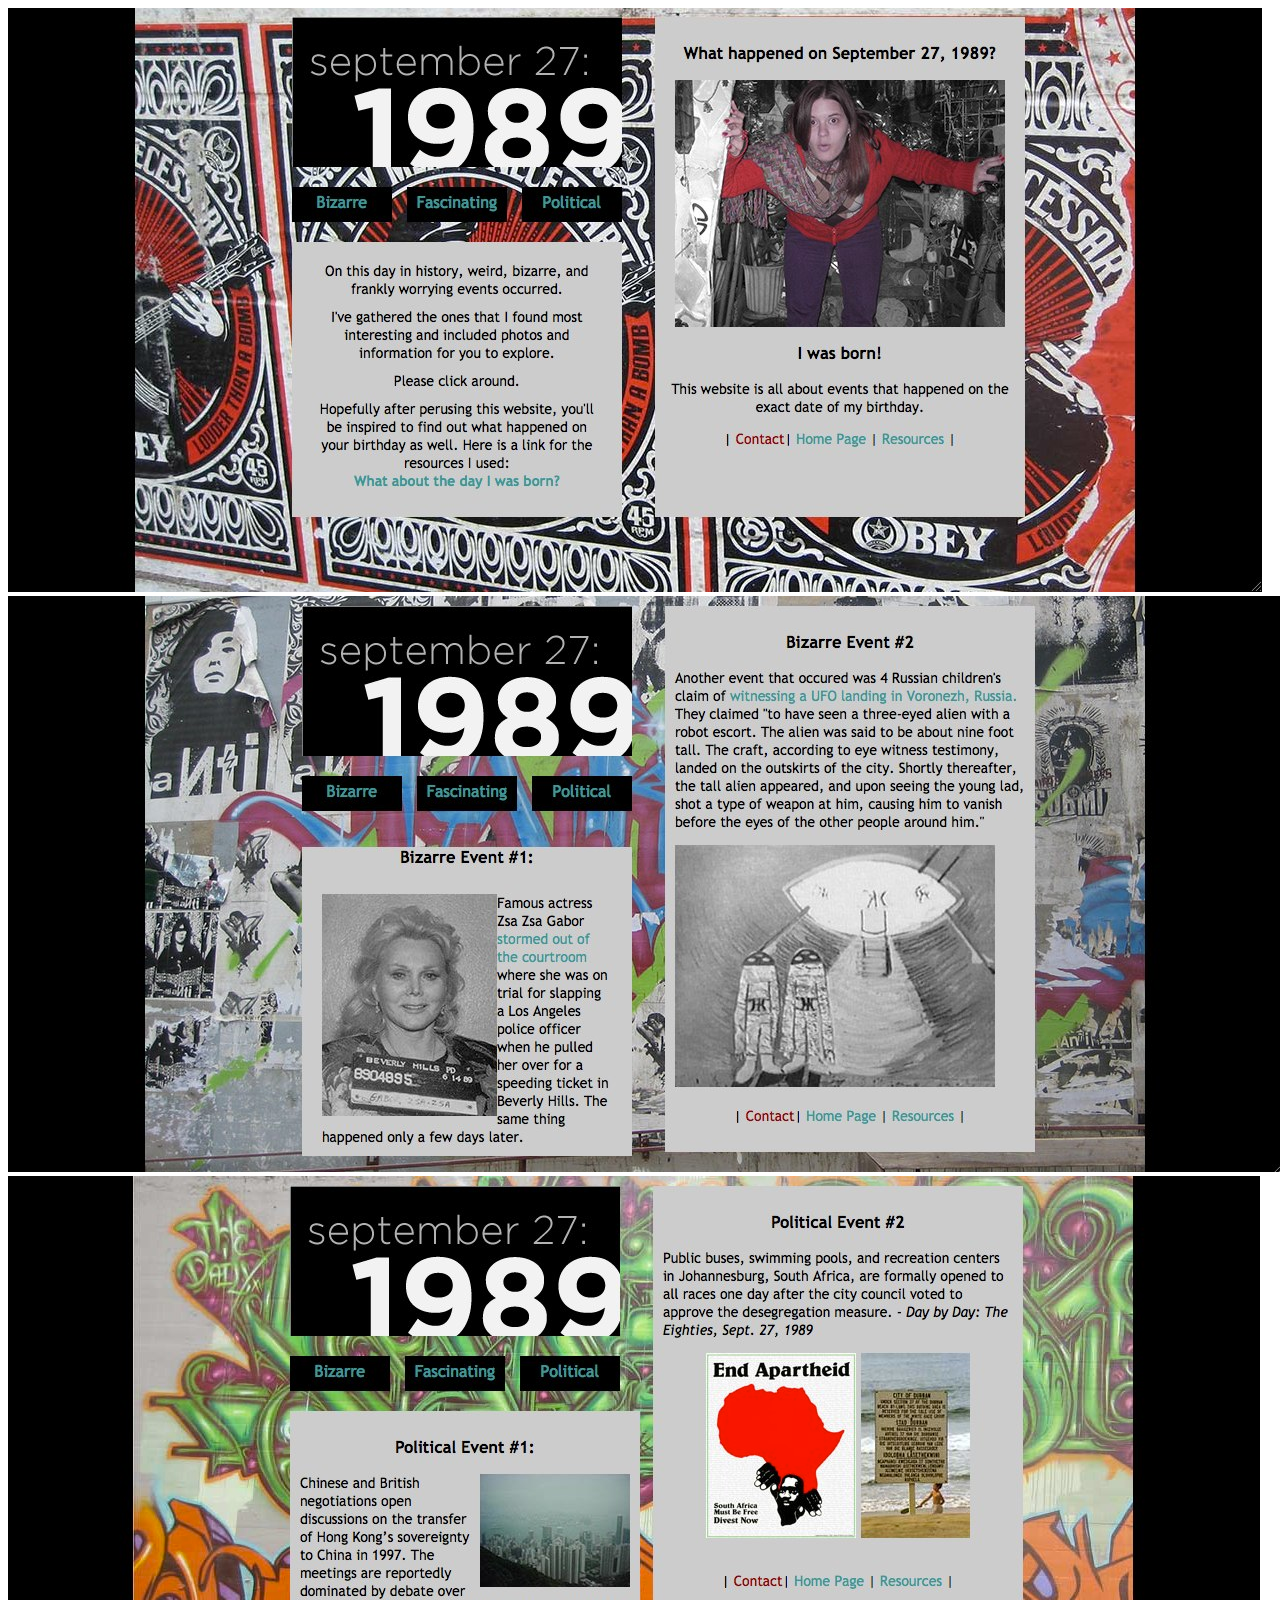
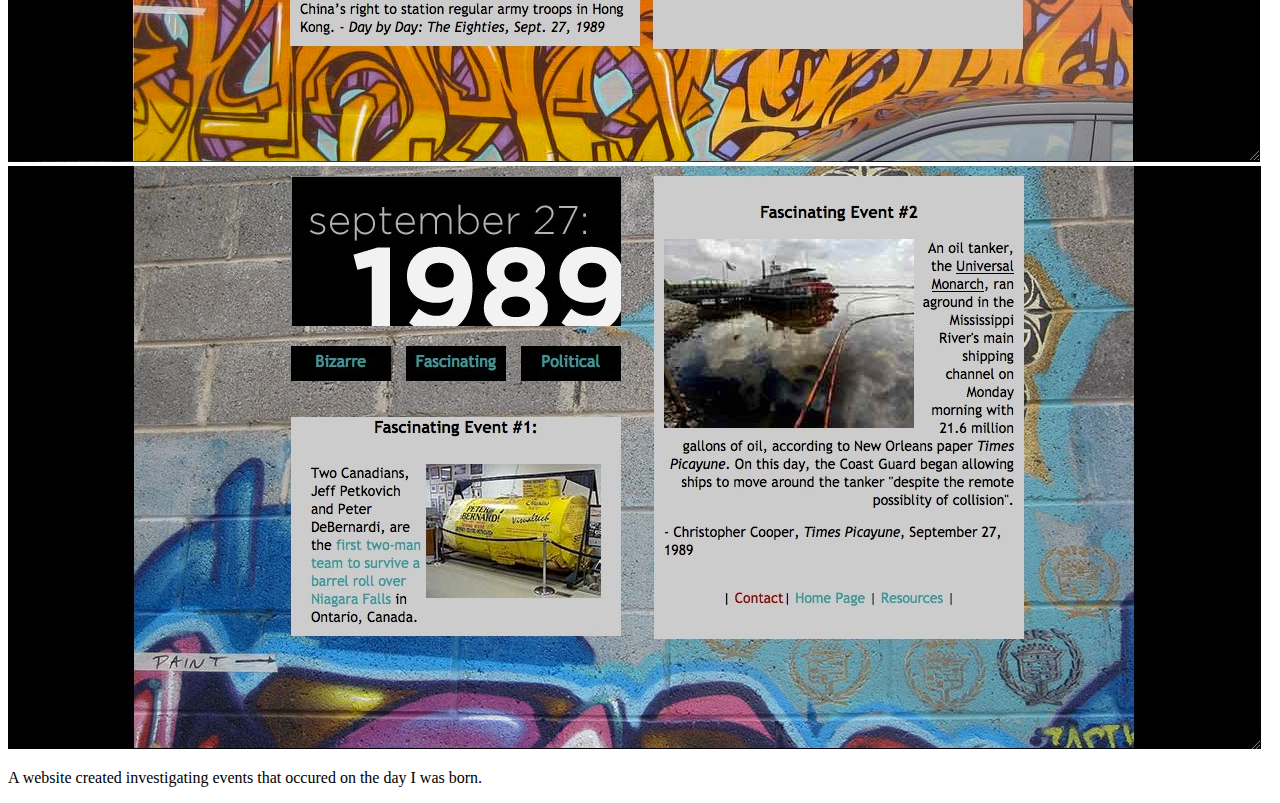
<file: dayborn.html>
<!doctype html>

<head>
</head>

<body>
  <div="container">
    <img src="photos/daybornfirst.jpg" alt="firstpage">
    <img src="photos/daybornsecond.jpg" alt="secondpage">
    <img src="photos/daybornthird.jpg" alt="thirdpage">
    <img src="photos/daybornfourth.jpg" alt="fourthpage">
    <p>
      A website created investigating events that occured on the day I was born.
    </p>
    </div>
</body>

</html>
</file>
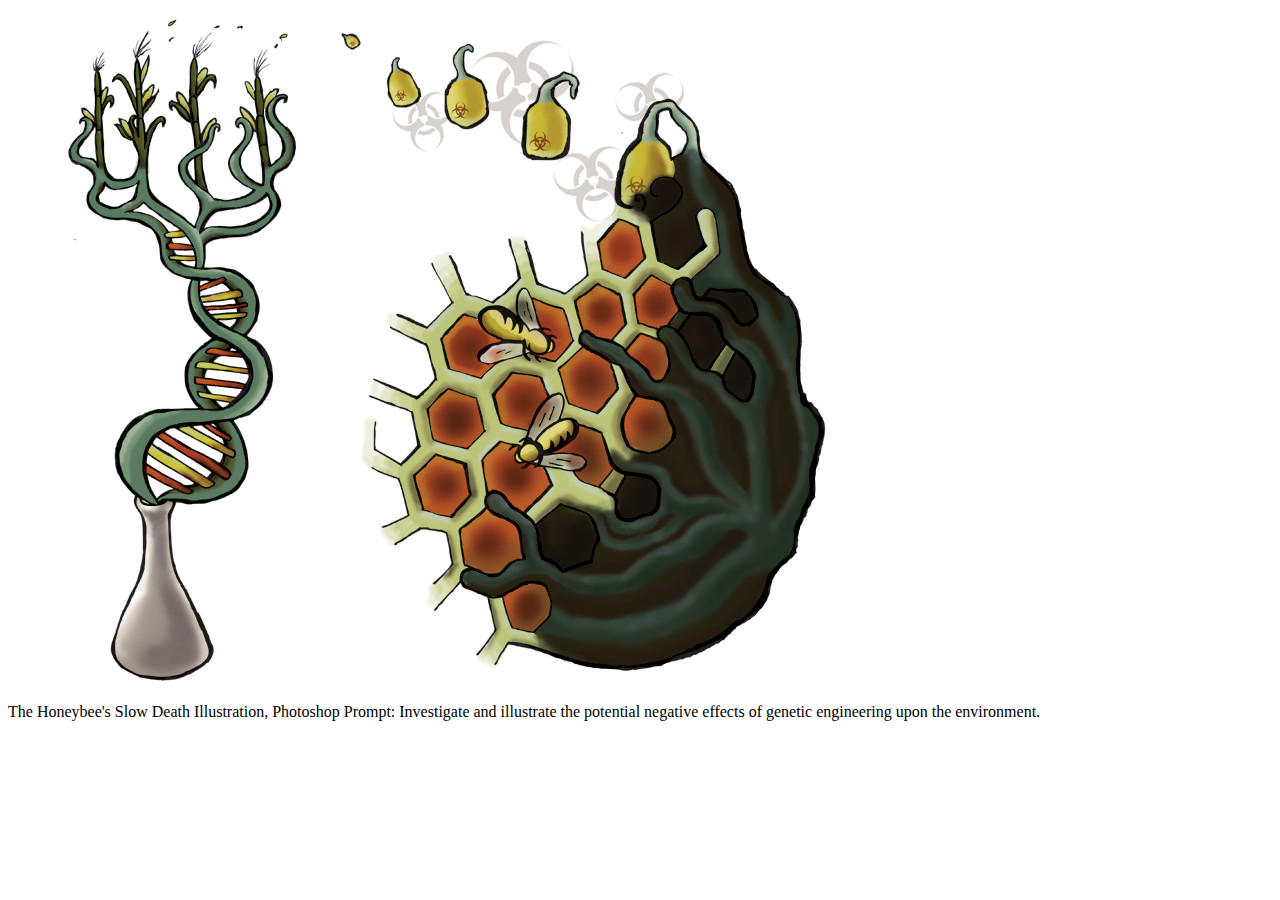
<file: genetic.html>
<!doctype html>

<head>
</head>

<body>
  <div="container">
    <img src="photos/geneticmanipulationfull.jpg" alt="geneticmanipulation">
    <p>
      The Honeybee's Slow Death Illustration, Photoshop Prompt: Investigate and illustrate the potential negative effects of genetic engineering upon the environment.
    </p>
    </div>
</body>

</html>
</file>
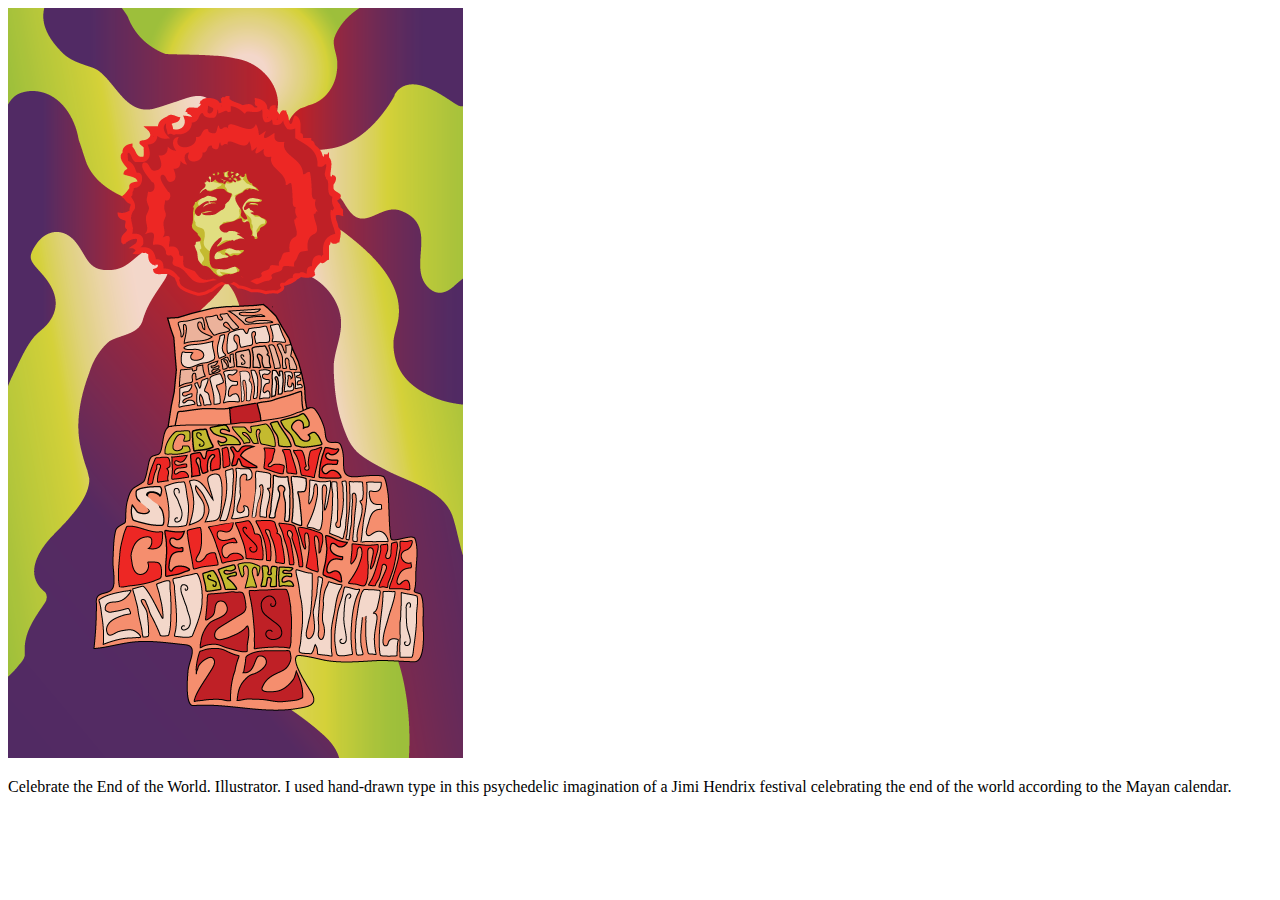
<file: hendrix.html>
<!doctype html>

<head>
</head>

<body>
  <div="container">
    <img src="photos/jimihendrixfull1.png" alt="jimmmmyyyyy">
    <p>
      Celebrate the End of the World. Illustrator. I used hand-drawn type in this psychedelic imagination of a Jimi Hendrix festival celebrating the end of the world according to the Mayan calendar.
    </p>
    </div>
</body>

</html>
</file>
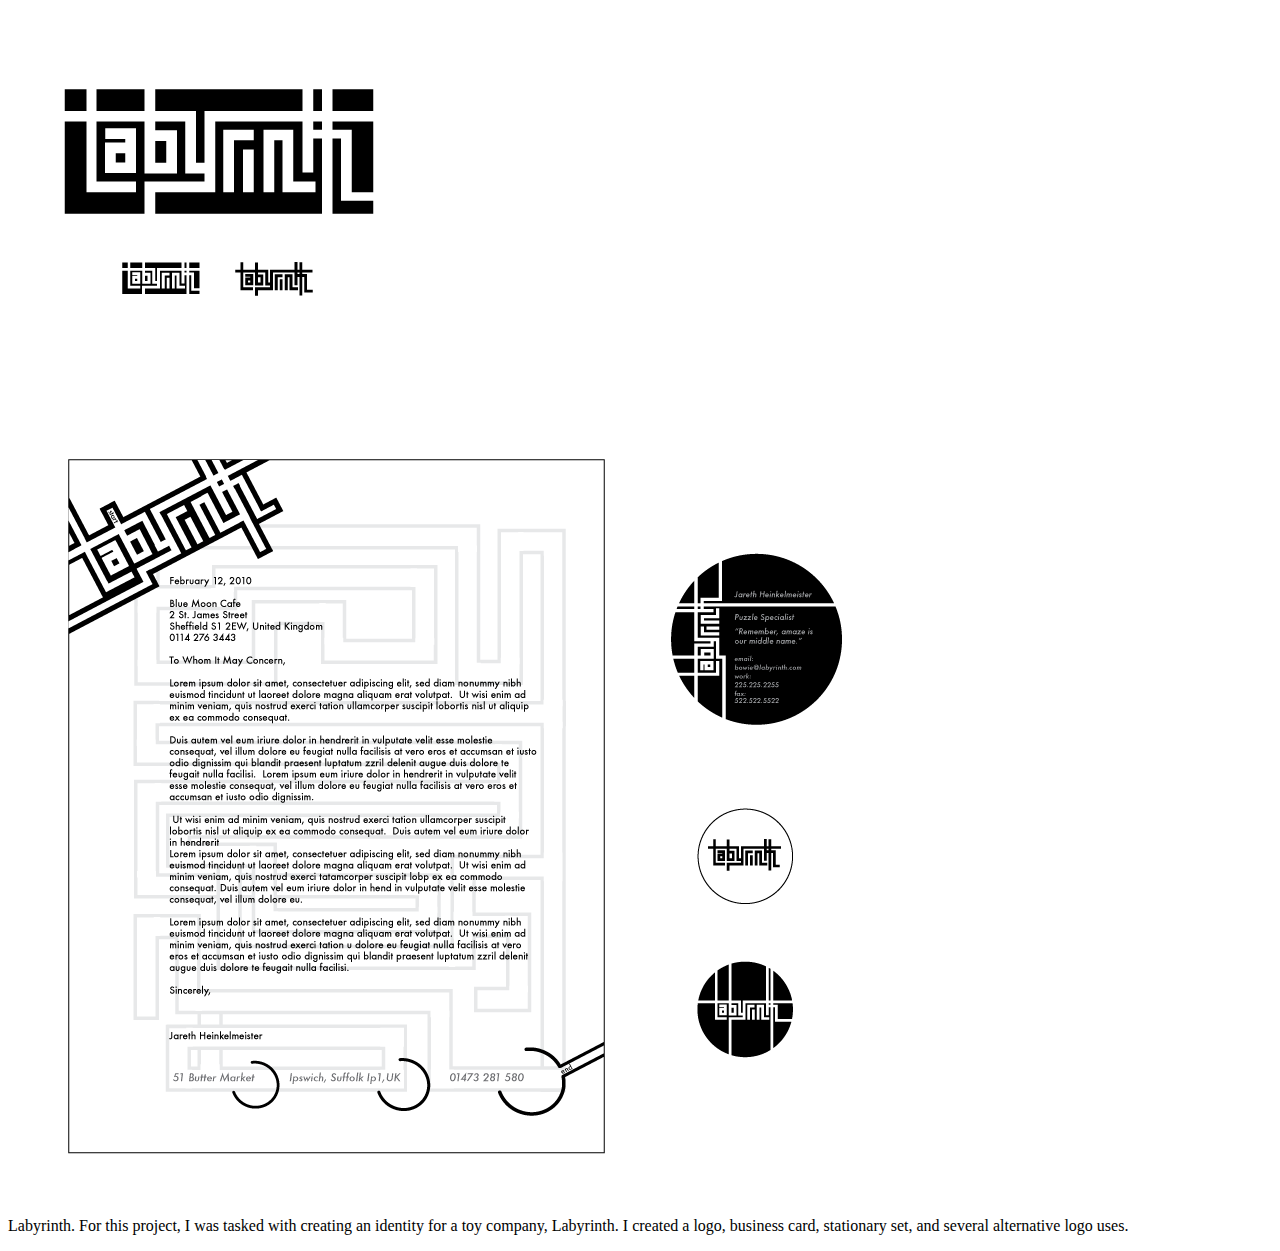
<file: labyrinth.html>
<!doctype html>

<head>
</head>

<body>
  <div="container">
    <img src="photos/labyrinthlogofinal.png" alt="labyrinthlogo"">
    <img src="photos/labyrinthstationaryfull.png" alt="labyrinthstationary">
    <p>
      Labyrinth. For this project, I was tasked with creating an identity for a toy company, Labyrinth. I created a logo, business card, stationary set, and several alternative logo uses.
    </p>
    </div>
</body>

</html>
</file>
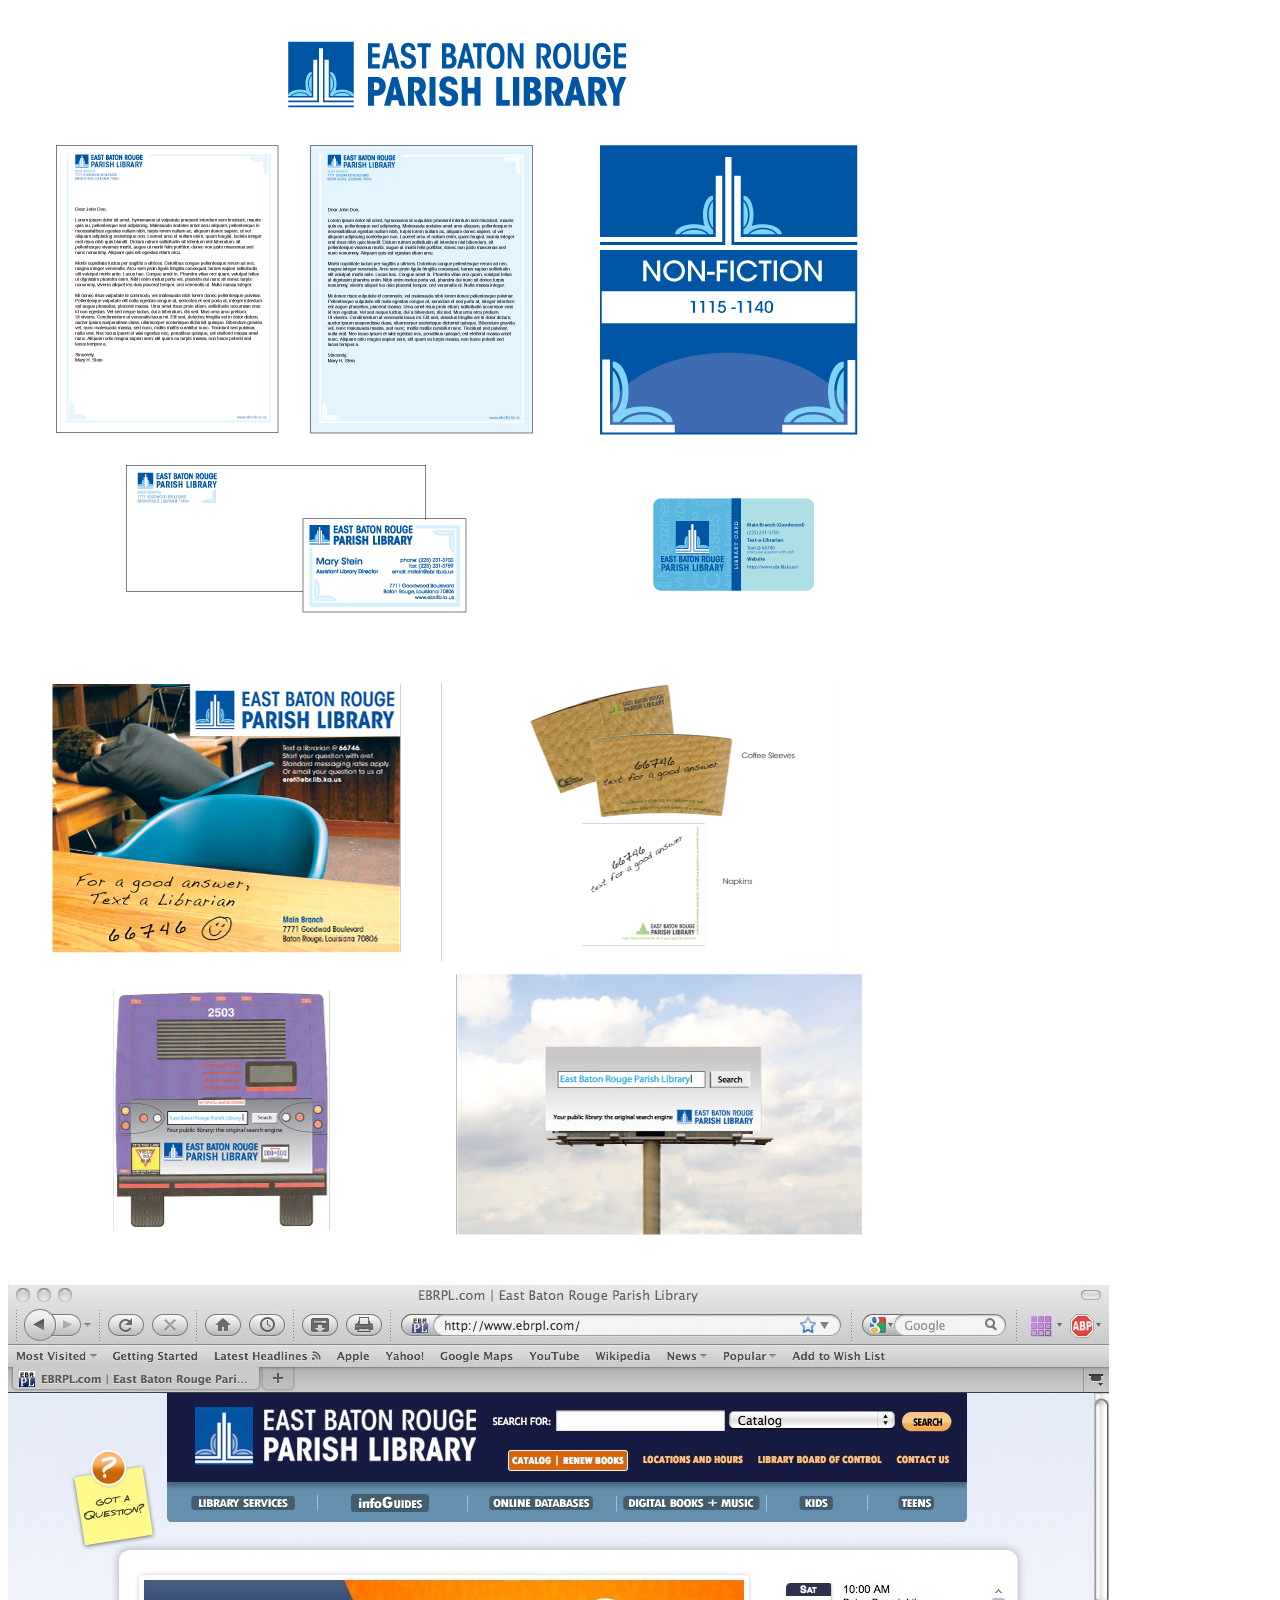
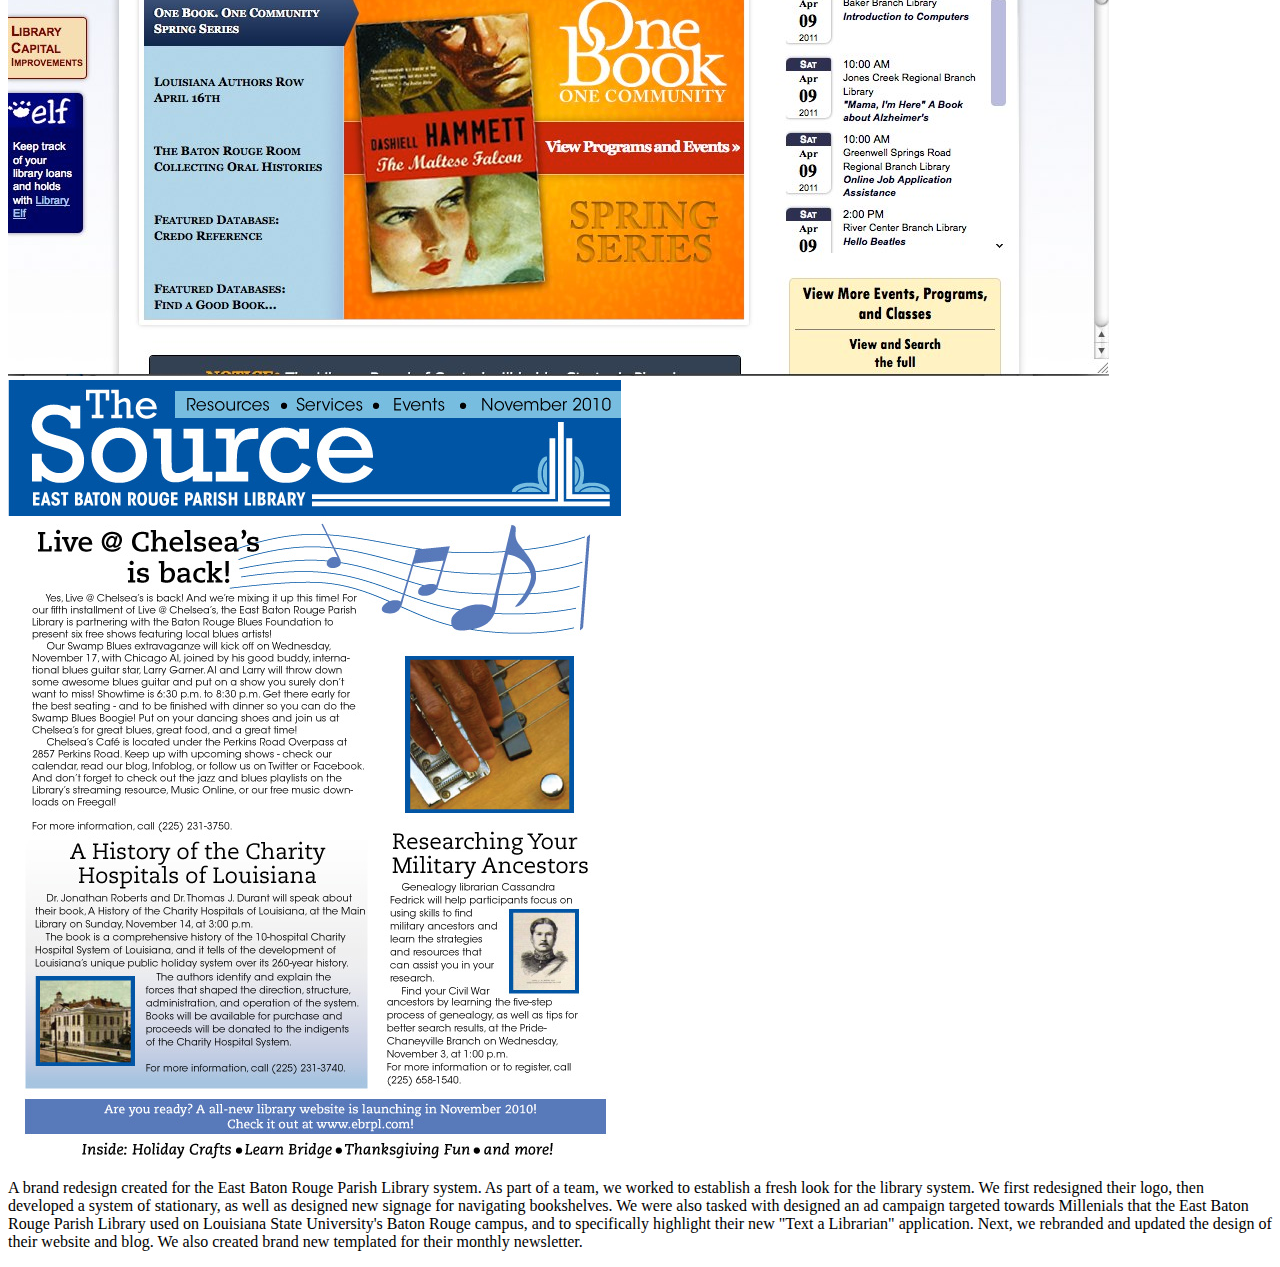
<file: library.html>
<!doctype html>

<head>
</head>

<body>
  <div="container">
    <img src="photos/librarystationaryfull.png" alt="EBRPLstationary">
    <img src="photos/libraryadsfull.png" alt="EBRPLads">
    <img src="photos/EBRPLportal.jpg" alt="EBRPLportal">
    <img src="photos/source-mockup.jpg" alt="EBRPLnewsletter">
    <p>
      A brand redesign created for the East Baton Rouge Parish Library system. As part of a team, we worked to establish a fresh look for the library system. We first redesigned their logo, then developed a system of stationary, as well as designed new signage
      for navigating bookshelves. We were also tasked with designed an ad campaign targeted towards Millenials that the East Baton Rouge Parish Library used on Louisiana State University's Baton Rouge campus, and to specifically highlight their new "Text
      a Librarian" application. Next, we rebranded and updated the design of their website and blog. We also created brand new templated for their monthly newsletter.
    </p>
    </div>
</body>

</html>
</file>
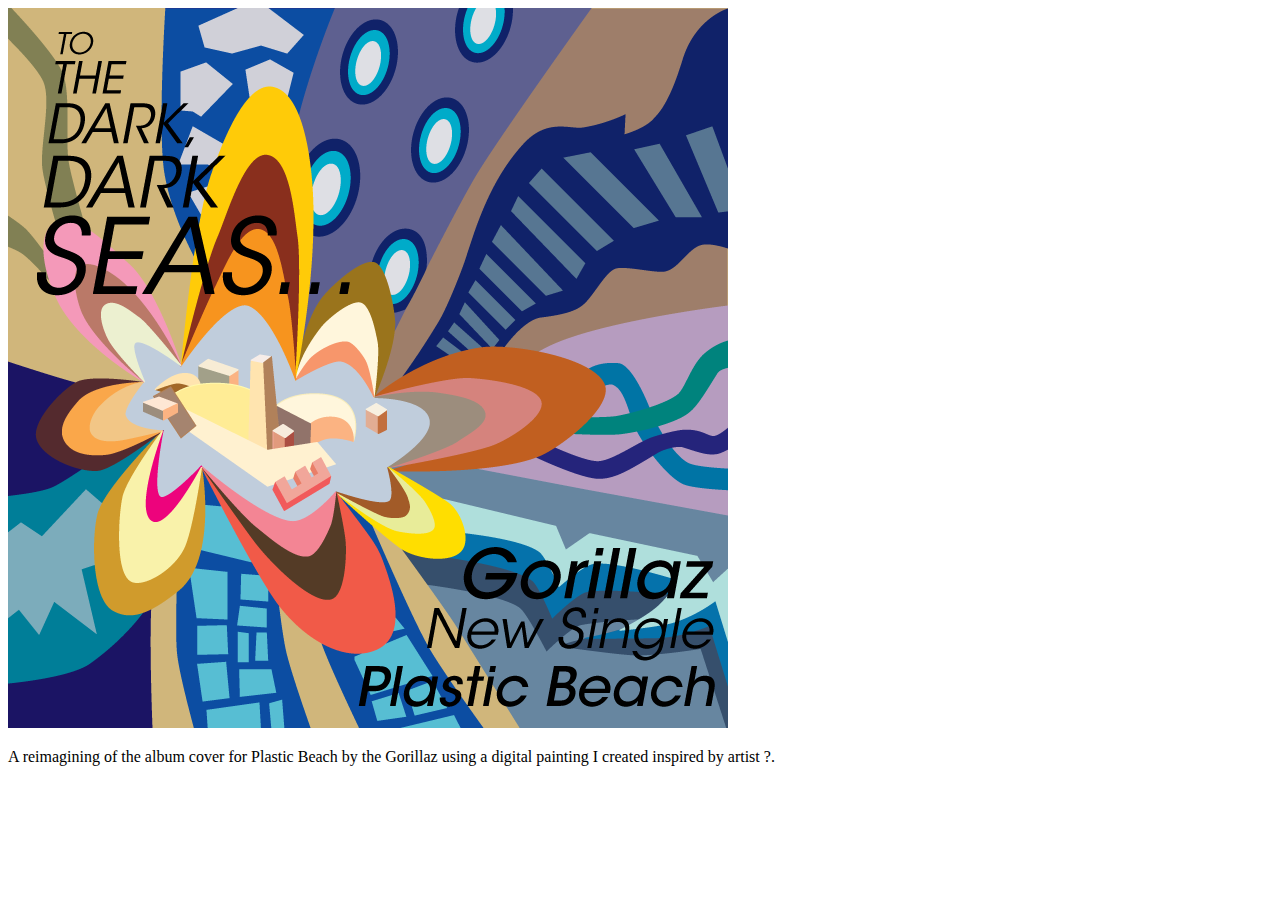
<file: plasticbeach.html>
<!doctype html>

<head>
</head>

<body>
  <div="container">
    <img src="photos/plasticbeachfull.png" alt="plasticbeachcover">
    <p>
      A reimagining of the album cover for Plastic Beach by the Gorillaz using a digital painting I created inspired by artist ?.
    </p>
    </div>
</body>

</html>
</file>
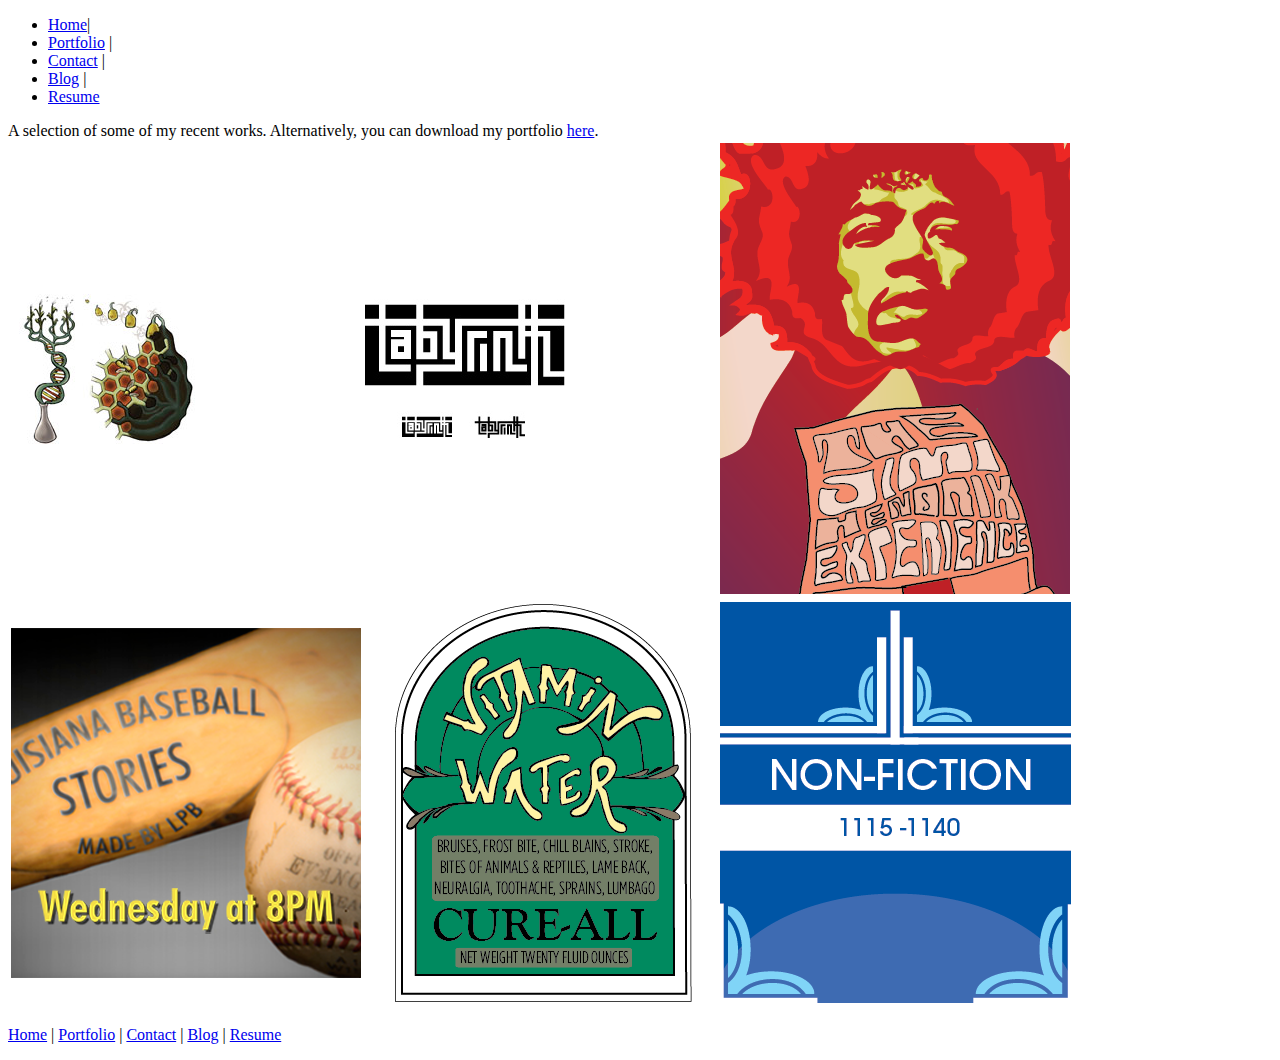
<file: portfolio.html>
<!doctype html>

<html>
	<head>
		<title>Portfolio</title>
	</head>

	<body>
		<nav>
            <ul>
                <li><a href="index.html">Home</a>|</li> 
                <li><a href="portfolio.html">Portfolio</a> | </li>
                <li><a href="contact.html">Contact</a> | </li>
                <li><a href="http://thesearchforcookiemountain.wordpress.com">Blog</a> | </li>
                <li><a href="resume.html">Resume</a> </li>
        </nav>
        A selection of some of my recent works. Alternatively, you can download my portfolio <a href="marysimpson1.pdf">here</a>.
		<table>
            <tr>
                <td><img src="photos/geneticmanipulation.jpg" alt="project1genes"></td>
                <td><img src="photos/labyrinthlogo.jpg" alt="labyrinthlogo"></td>
                <td><img src="photos/jimithumbnail.png" alt="jimiendoftheworld"></td>
            </tr>
            <tr>
                <td><img src="photos/baseballthumbnail.png" alt="baseballpromo"></td>
                <td><img src="photos/vitaminwater-01.png" alt ="vitaminwaterrebrand"></td>
                <td><img src="photos/libraryendcap.png" "librarysignage"></td>
            </tr>
        </table>

        <footer>
            <p><a href="index.html">Home</a> | <a href="portfolio.html">Portfolio</a> | <a href="contact.html">Contact</a> | <a href="http://thesearchforcookiemountain.wordpress.com">Blog</a> | <a href="resume.html">Resume</a> 
        </footer>
    </body>

</html>
</file>
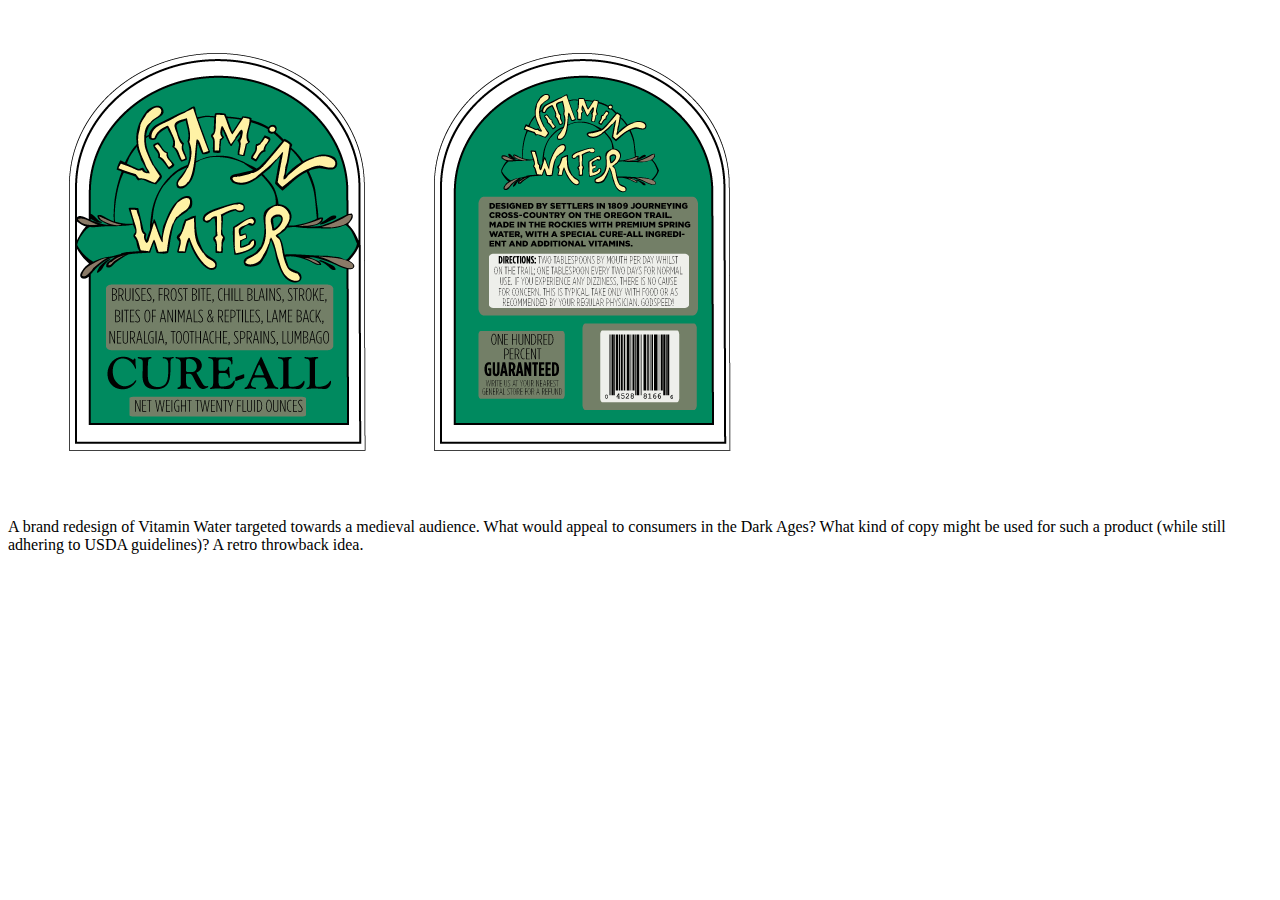
<file: vitwater.html>
<!doctype html>

<head>
</head>

<body>
  <div="container">
    <img src="photos/vitaminwaterlabelfull.png" alt="vitaminwaterlabel">
    <p>
      A brand redesign of Vitamin Water targeted towards a medieval audience. What would appeal to consumers in the Dark Ages? What kind of copy might be used for such a product (while still adhering to USDA guidelines)? A retro throwback idea.
    </p>
    </div>
</body>

</html>
</file>
